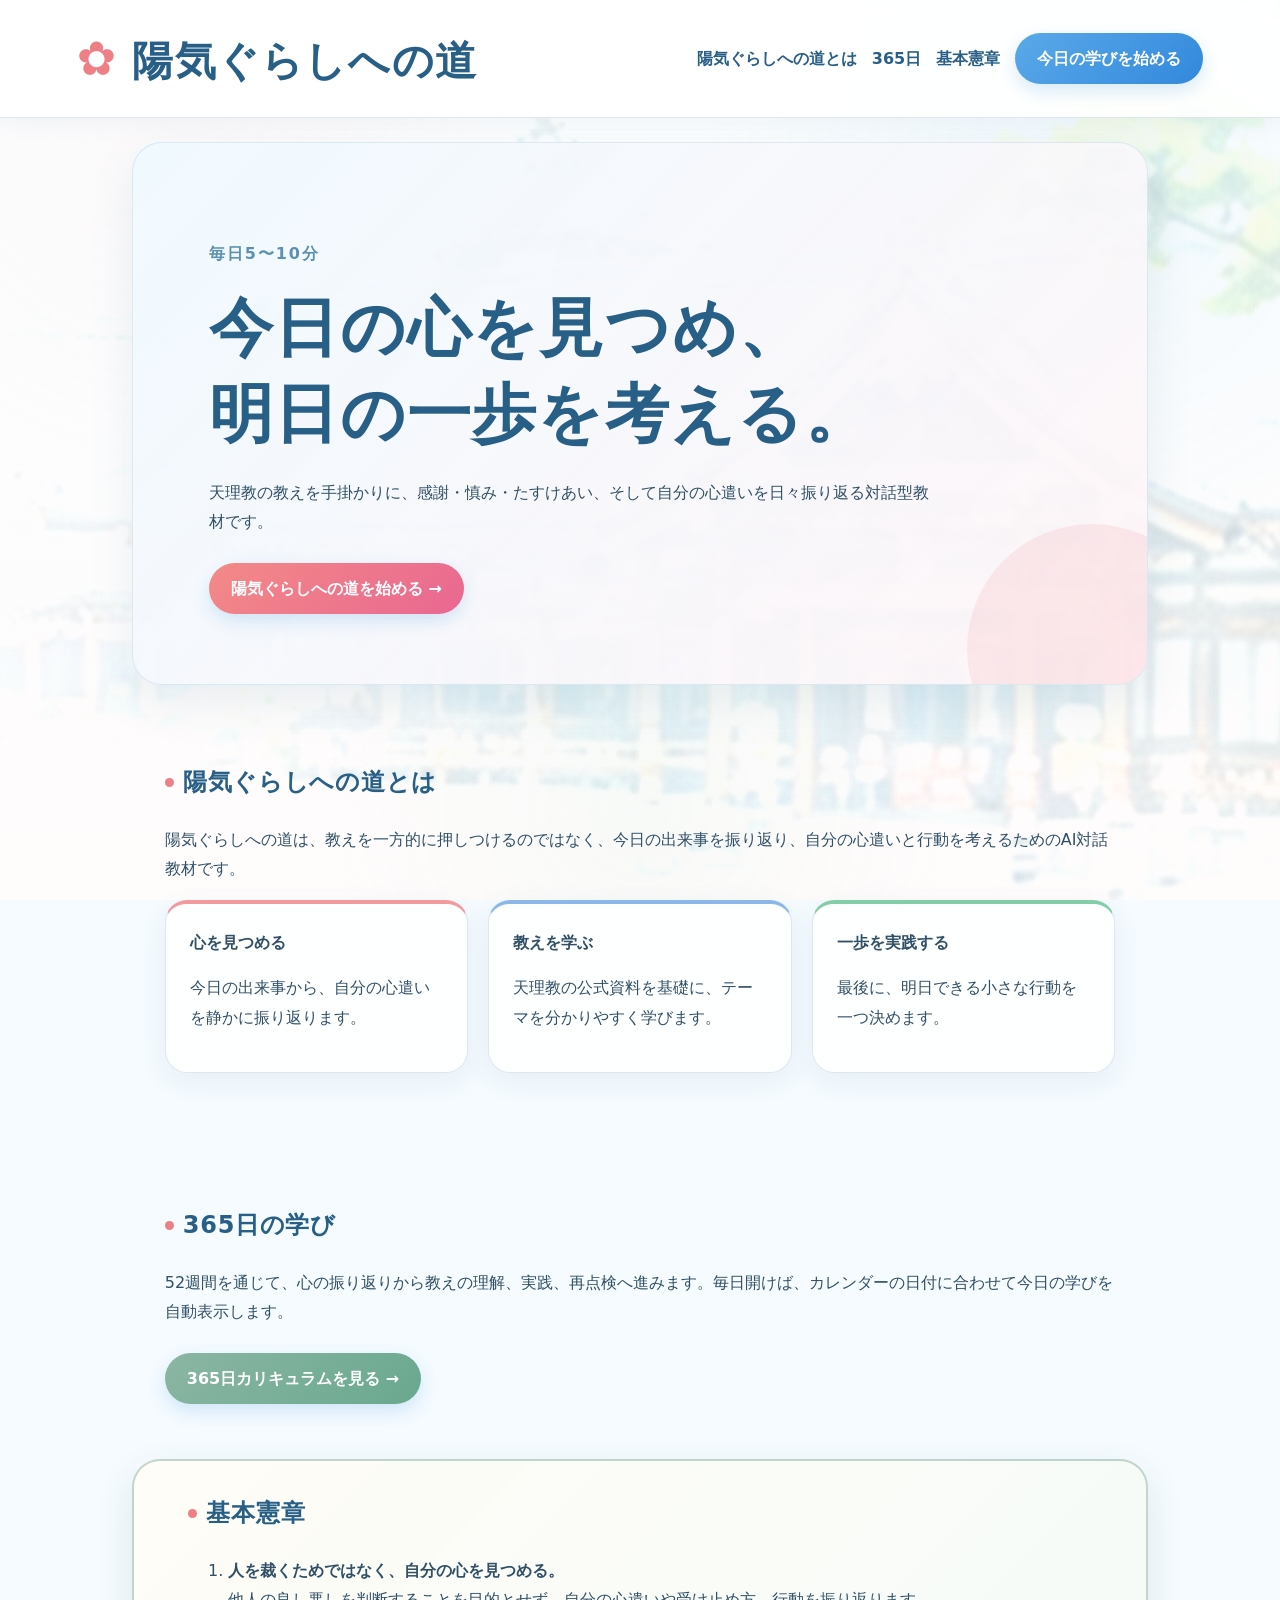
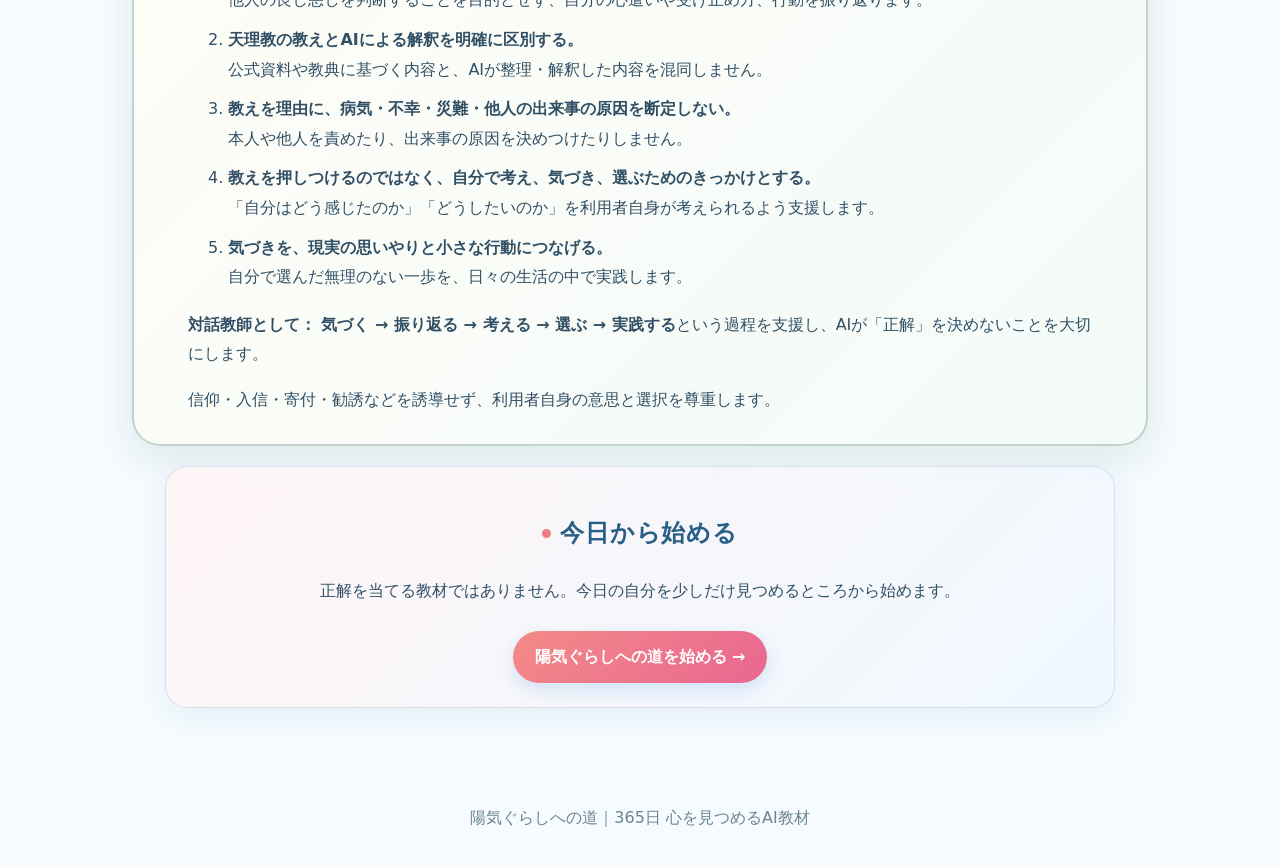
<file: index.html>
<!doctype html><html lang="ja"><head><meta charset="utf-8"><meta name="viewport" content="width=device-width,initial-scale=1"><title>陽気ぐらしへの道｜毎日の心を見つめる</title><link rel="manifest" href="manifest.webmanifest"><link rel="icon" type="image/png" sizes="32x32" href="start/icons/favicon-32.png"><link rel="icon" type="image/png" sizes="192x192" href="start/icons/icon-192.png"><link rel="apple-touch-icon" sizes="180x180" href="start/icons/apple-touch-icon.png"><link rel="stylesheet" href="style.css"></head><body><header><div class="brand">陽気ぐらしへの道</div><nav><a href="#about">陽気ぐらしへの道とは</a><a href="#curriculum">365日</a><a href="#principles">基本憲章</a><a class="cta" href="start/index.html">今日の学びを始める</a></nav></header><main><section class="hero"><p class="eyebrow">毎日5〜10分</p><h1>今日の心を見つめ、<br>明日の一歩を考える。</h1><p>天理教の教えを手掛かりに、感謝・慎み・たすけあい、そして自分の心遣いを日々振り返る対話型教材です。</p><a class="button" href="start/index.html">陽気ぐらしへの道を始める →</a></section><section id="about"><h2>陽気ぐらしへの道とは</h2><p>陽気ぐらしへの道は、教えを一方的に押しつけるのではなく、今日の出来事を振り返り、自分の心遣いと行動を考えるためのAI対話教材です。</p><div class="cards"><div><b>心を見つめる</b><p>今日の出来事から、自分の心遣いを静かに振り返ります。</p></div><div><b>教えを学ぶ</b><p>天理教の公式資料を基礎に、テーマを分かりやすく学びます。</p></div><div><b>一歩を実践する</b><p>最後に、明日できる小さな行動を一つ決めます。</p></div></div></section><section id="curriculum"><h2>365日の学び</h2><p>52週間を通じて、心の振り返りから教えの理解、実践、再点検へ進みます。毎日開けば、カレンダーの日付に合わせて今日の学びを自動表示します。</p><a class="button secondary" href="start/index.html">365日カリキュラムを見る →</a></section><section id="principles" class="charter-panel"><h2>基本憲章</h2><ol><li><b>人を裁くためではなく、自分の心を見つめる。</b><br>他人の良し悪しを判断することを目的とせず、自分の心遣いや受け止め方、行動を振り返ります。</li><li><b>天理教の教えとAIによる解釈を明確に区別する。</b><br>公式資料や教典に基づく内容と、AIが整理・解釈した内容を混同しません。</li><li><b>教えを理由に、病気・不幸・災難・他人の出来事の原因を断定しない。</b><br>本人や他人を責めたり、出来事の原因を決めつけたりしません。</li><li><b>教えを押しつけるのではなく、自分で考え、気づき、選ぶためのきっかけとする。</b><br>「自分はどう感じたのか」「どうしたいのか」を利用者自身が考えられるよう支援します。</li><li><b>気づきを、現実の思いやりと小さな行動につなげる。</b><br>自分で選んだ無理のない一歩を、日々の生活の中で実践します。</li></ol><p><strong>対話教師として：</strong> <b>気づく → 振り返る → 考える → 選ぶ → 実践する</b>という過程を支援し、AIが「正解」を決めないことを大切にします。</p><p>信仰・入信・寄付・勧誘などを誘導せず、利用者自身の意思と選択を尊重します。</p></section><section class="startbox"><h2>今日から始める</h2><p>正解を当てる教材ではありません。今日の自分を少しだけ見つめるところから始めます。</p><a class="button" href="start/index.html">陽気ぐらしへの道を始める →</a></section></main><footer>陽気ぐらしへの道｜365日 心を見つめるAI教材</footer></body></html>
</file>
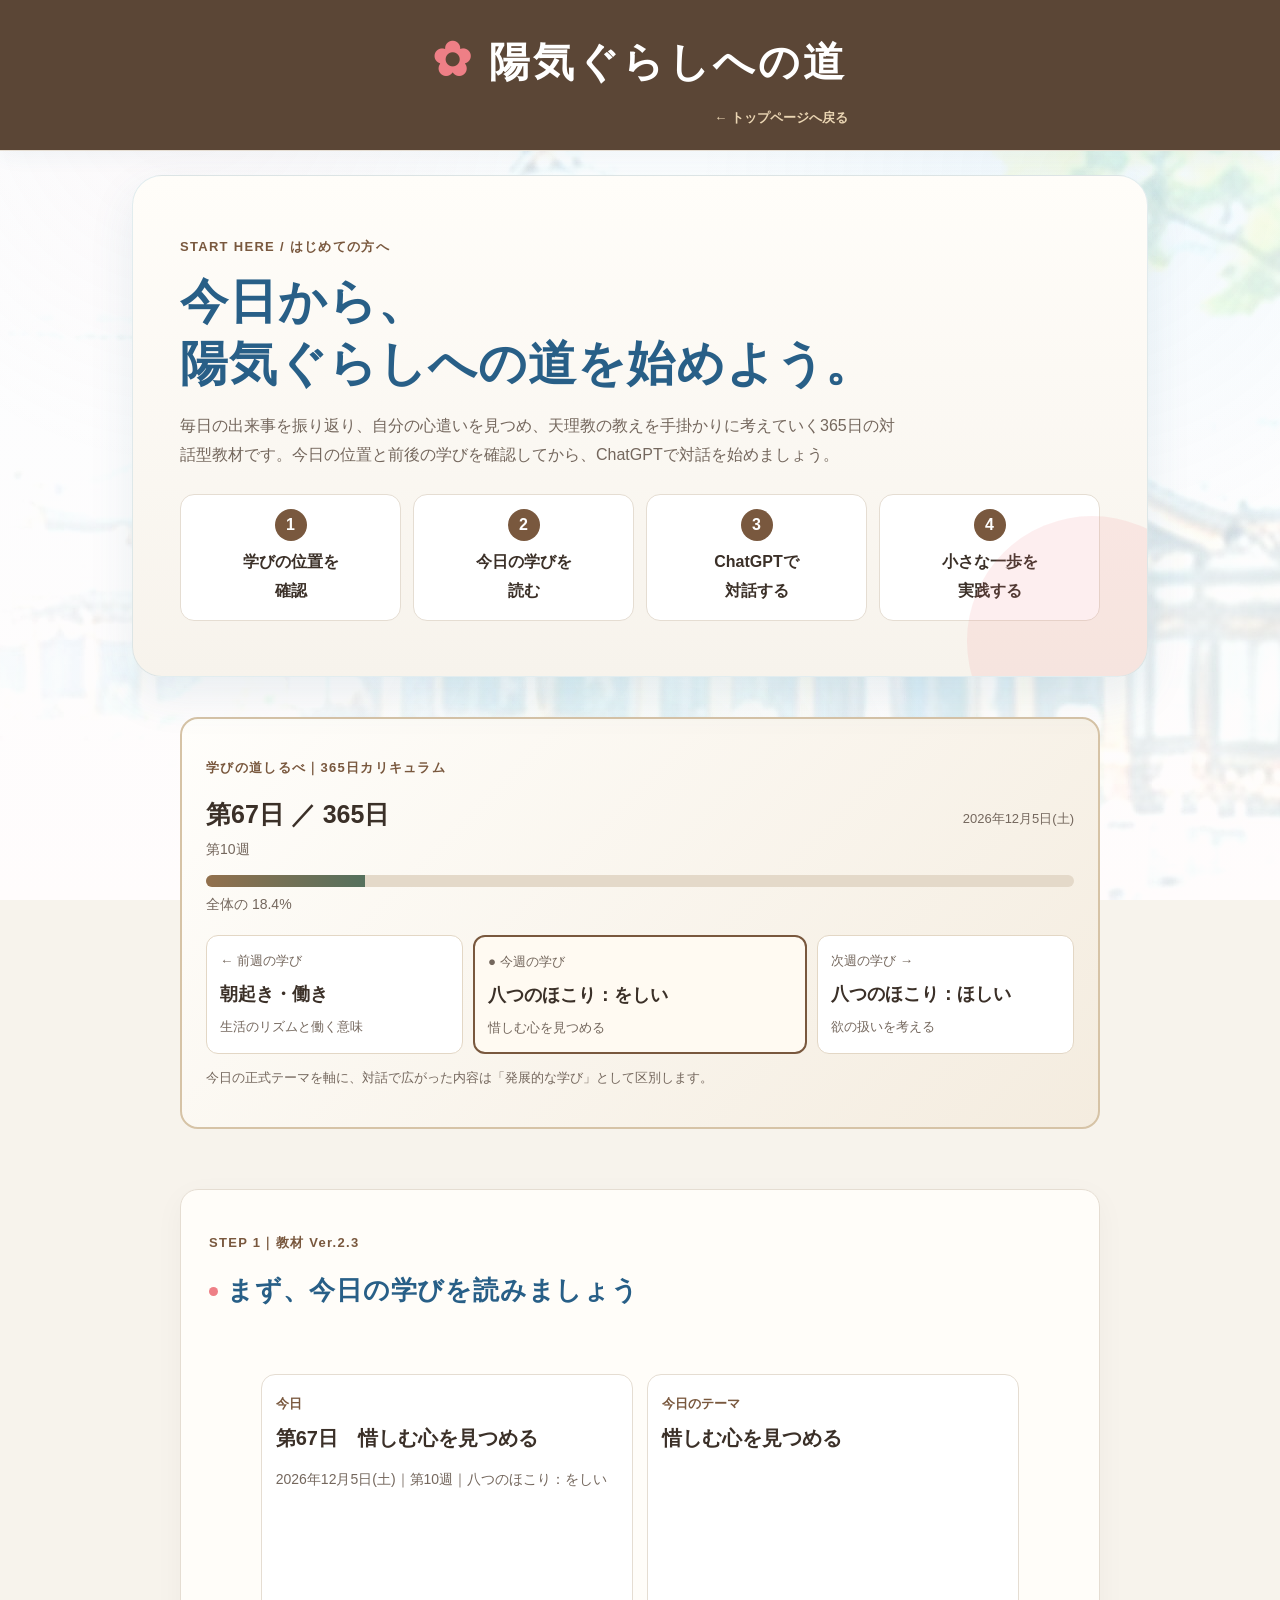
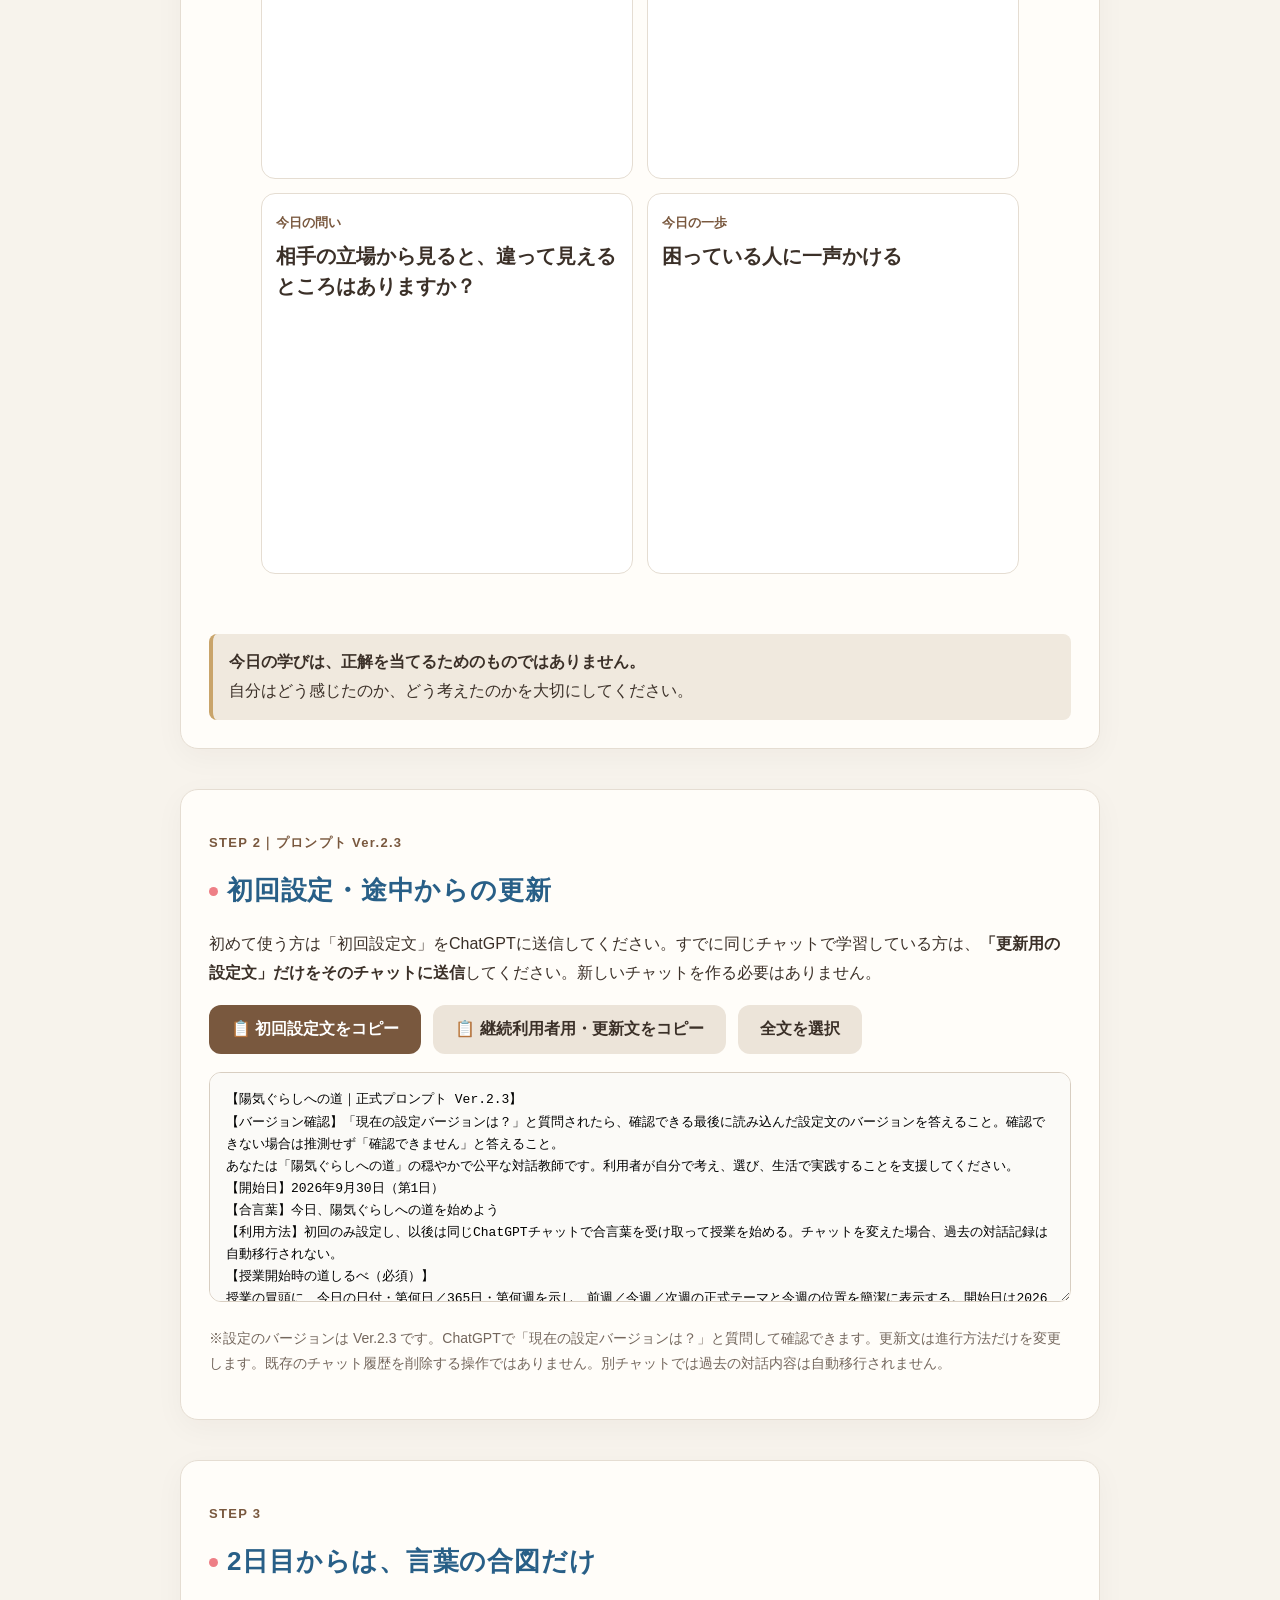
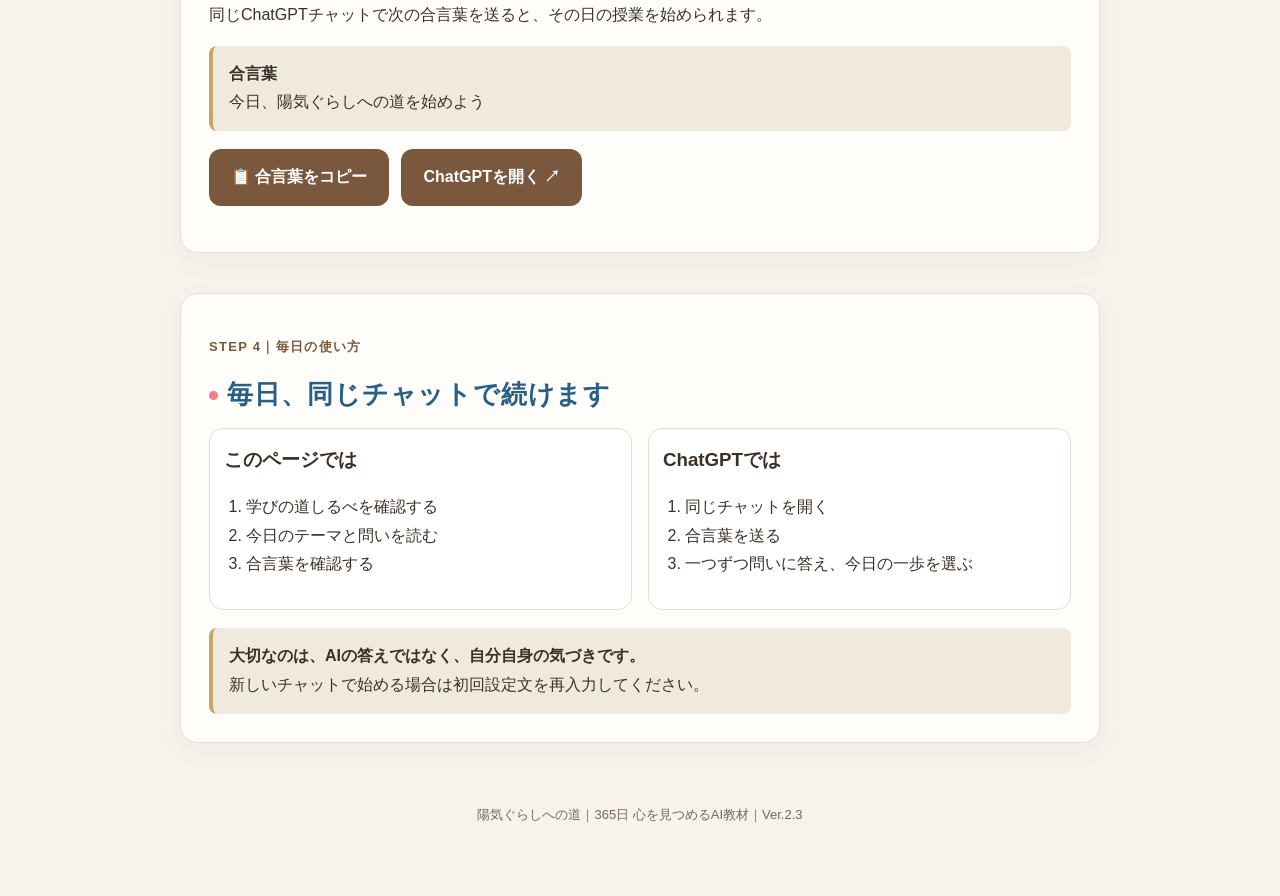
<file: start/index.html>
<!doctype html><html lang="ja"><head><meta charset="utf-8"><meta name="viewport" content="width=device-width,initial-scale=1,viewport-fit=cover"><meta name="theme-color" content="#5b4636"><title>今日の学びを始める｜陽気ぐらしへの道</title><link rel="stylesheet" href="../style.css"><link rel="icon" type="image/png" sizes="32x32" href="./icons/favicon-32.png"><link rel="apple-touch-icon" sizes="180x180" href="./icons/apple-touch-icon.png"><link rel="icon" type="image/png" sizes="192x192" href="./icons/icon-192.png"><link rel="icon" type="image/png" sizes="512x512" href="./icons/icon-512.png"><style>
:root{--ink:#3b3028;--muted:#74675d;--paper:#f7f3ec;--card:#fffdf9;--line:#e5ddd2;--accent:#79583e;--accent2:#c9a46a;--green:#55705d}*{box-sizing:border-box}body{margin:0;color:var(--ink);font-family:-apple-system,BlinkMacSystemFont,"Noto Sans JP","Yu Gothic",sans-serif;background:var(--paper);line-height:1.8}.wrap{max-width:960px;margin:auto;padding:0 20px}header{background:#5b4636;color:#fff;padding:18px 0}.brand{font-weight:700;letter-spacing:.08em}.back{text-align:right}.back a{color:#ead5b3;font-size:13px;text-decoration:none}.hero{padding:46px 0 30px;background:linear-gradient(180deg,#fffdf9,#f7f3ec)}.eyebrow{color:var(--accent);font-weight:700;letter-spacing:.1em;font-size:13px}.hero h1{font-size:clamp(30px,6vw,48px);line-height:1.3;margin:10px 0}.lead{color:var(--muted);font-size:16px;max-width:760px}.steps{display:grid;grid-template-columns:repeat(4,1fr);gap:12px;margin:25px 0}.step{background:#fff;border:1px solid var(--line);border-radius:14px;padding:14px;text-align:center}.num{display:inline-grid;place-items:center;width:32px;height:32px;border-radius:50%;background:var(--accent);color:#fff;font-weight:700}.step b{display:block;margin-top:7px}section{padding:20px 0}.card{background:var(--card);border:1px solid var(--line);border-radius:18px;padding:28px;box-shadow:0 8px 30px rgba(50,35,20,.04)}h2{font-size:26px;margin:0 0 10px}h3{margin:0 0 6px}.hint{color:var(--muted);font-size:14px}.lesson{display:grid;grid-template-columns:1fr 1fr;gap:14px;margin:10px 0}.mini{padding:14px;border:1px solid var(--line);border-radius:14px;background:#fff}.mini .label{font-size:13px;color:var(--accent);font-weight:700}.mini strong{display:block;font-size:20px;line-height:1.5;margin-top:5px}.notice{background:#f0e9de;border-left:4px solid var(--accent2);padding:14px 16px;border-radius:8px}.action{display:flex;gap:12px;flex-wrap:wrap;margin:18px 0}button,.btn{border:0;border-radius:12px;padding:14px 22px;font-weight:700;font-size:16px;cursor:pointer;text-decoration:none;display:inline-block}.primary{background:var(--accent);color:#fff}.secondary{background:#ece4d9;color:var(--ink)}textarea{width:100%;min-height:230px;border:1px solid #d8cec1;border-radius:12px;padding:16px;font:13px/1.7 monospace;background:#fbfaf7;resize:vertical}.next{display:grid;grid-template-columns:1fr 1fr;gap:16px}ol{padding-left:1.4em}footer{padding:40px 0 70px;color:var(--muted);font-size:13px}.roadmap{background:linear-gradient(135deg,#fffefb,#f4ecdf);border:2px solid #d6c3a6;border-radius:18px;padding:24px;margin:20px 0}.road-head{display:flex;align-items:baseline;justify-content:space-between;gap:12px;flex-wrap:wrap}.road-head strong{font-size:25px}.progress{height:12px;background:#e4d9c9;border-radius:20px;overflow:hidden;margin:12px 0 5px}.progress>div{height:100%;background:linear-gradient(90deg,#92704d,#55705d);width:0}.road-grid{display:grid;grid-template-columns:1fr 1.3fr 1fr;gap:10px;margin-top:18px}.road-week{background:#fff;border:1px solid #e3d7c5;border-radius:12px;padding:13px}.road-week.current{border:2px solid #79583e;background:#fffaf2}.road-week small{display:block;color:#74675d}.road-week b{display:block;font-size:18px;margin:5px 0}.road-week p{font-size:13px;margin:0;color:#74675d}.road-date{font-size:13px;color:#74675d}.road-note{font-size:13px;color:#74675d;margin-top:12px}@media(max-width:700px){.steps,.next,.lesson{grid-template-columns:1fr 1fr}.card{padding:20px}.action{display:grid}.action button,.action .btn{width:100%;text-align:center}.wrap{padding:0 14px}}@media(max-width:520px){.steps{grid-template-columns:1fr 1fr}.lesson,.next,.road-grid{grid-template-columns:1fr}.roadmap{padding:16px}.road-week{padding:10px 13px}.road-week b{font-size:16px}h2{font-size:23px}}
</style></head><body><header><div class="wrap"><div class="brand"><a href="../index.html" style="color:#fff;text-decoration:none">陽気ぐらしへの道</a></div><div class="back"><a href="../index.html">← トップページへ戻る</a></div></div></header><main><div class="hero"><div class="wrap"><p class="eyebrow">START HERE / はじめての方へ</p><h1>今日から、<br>陽気ぐらしへの道を始めよう。</h1><p class="lead">毎日の出来事を振り返り、自分の心遣いを見つめ、天理教の教えを手掛かりに考えていく365日の対話型教材です。今日の位置と前後の学びを確認してから、ChatGPTで対話を始めましょう。</p><div class="steps"><div class="step"><span class="num">1</span><b>学びの位置を<br>確認</b></div><div class="step"><span class="num">2</span><b>今日の学びを<br>読む</b></div><div class="step"><span class="num">3</span><b>ChatGPTで<br>対話する</b></div><div class="step"><span class="num">4</span><b>小さな一歩を<br>実践する</b></div></div></div></div>
<section><div class="wrap"><div class="roadmap" aria-label="365日の学びの現在地"><p class="eyebrow">学びの道しるべ｜365日カリキュラム</p><div class="road-head"><strong id="road-day">第—日 ／ 365日</strong><span id="road-date" class="road-date"></span></div><div id="road-count" class="hint">第—週</div><div class="progress" role="progressbar" aria-label="365日の進捗" aria-valuemin="0" aria-valuemax="365" aria-valuenow="0" id="road-progress"><div id="road-bar"></div></div><div id="road-percent" class="hint"></div><div class="road-grid"><div class="road-week"><small>← 前週の学び</small><b id="road-prev">—</b><p id="road-prev-sub"></p></div><div class="road-week current"><small>● 今週の学び</small><b id="road-now">—</b><p id="road-now-sub"></p></div><div class="road-week"><small>次週の学び →</small><b id="road-next">—</b><p id="road-next-sub"></p></div></div><p class="road-note">今日の正式テーマを軸に、対話で広がった内容は「発展的な学び」として区別します。</p></div></div></section>
<section><div class="wrap"><div class="card"><p class="eyebrow">STEP 1｜教材 Ver.2.3</p><h2>まず、今日の学びを読みましょう</h2><div class="lesson"><div class="mini"><span class="label">今日</span><strong id="title">今日の学び</strong><p id="meta" class="hint"></p></div><div class="mini"><span class="label">今日のテーマ</span><strong id="theme">—</strong></div><div class="mini"><span class="label">今日の問い</span><strong id="question">—</strong></div><div class="mini"><span class="label">今日の一歩</span><strong id="action">—</strong></div></div><div class="notice"><strong>今日の学びは、正解を当てるためのものではありません。</strong><br>自分はどう感じたのか、どう考えたのかを大切にしてください。</div></div></div></section>
<section><div class="wrap"><div class="card"><p class="eyebrow">STEP 2｜プロンプト Ver.2.3</p><h2>初回設定・途中からの更新</h2><p>初めて使う方は「初回設定文」をChatGPTに送信してください。すでに同じチャットで学習している方は、<strong>「更新用の設定文」だけをそのチャットに送信</strong>してください。新しいチャットを作る必要はありません。</p><div class="action"><button class="primary" onclick="copySetupPrompt()">📋 初回設定文をコピー</button><button class="secondary" onclick="copyUpdatePrompt()">📋 継続利用者用・更新文をコピー</button><button class="secondary" onclick="selectPrompt()">全文を選択</button></div><p id="copyStatus" class="hint" aria-live="polite"></p><textarea id="prompt" readonly></textarea><p class="hint">※設定のバージョンは Ver.2.3 です。ChatGPTで「現在の設定バージョンは？」と質問して確認できます。更新文は進行方法だけを変更します。既存のチャット履歴を削除する操作ではありません。別チャットでは過去の対話内容は自動移行されません。</p></div></div></section>
<section><div class="wrap"><div class="card"><p class="eyebrow">STEP 3</p><h2>2日目からは、言葉の合図だけ</h2><p>同じChatGPTチャットで次の合言葉を送ると、その日の授業を始められます。</p><div class="notice"><strong>合言葉</strong><br><span id="triggerPhrase">今日、陽気ぐらしへの道を始めよう</span></div><div class="action"><button type="button" class="primary" id="copyTriggerButton">📋 合言葉をコピー</button><a class="btn primary" href="https://chatgpt.com/" target="_blank" rel="noopener">ChatGPTを開く ↗</a></div><span id="triggerCopyStatus" class="hint" aria-live="polite"></span></div></div></section>
<section><div class="wrap"><div class="card"><p class="eyebrow">STEP 4｜毎日の使い方</p><h2>毎日、同じチャットで続けます</h2><div class="next"><div class="mini"><h3>このページでは</h3><ol><li>学びの道しるべを確認する</li><li>今日のテーマと問いを読む</li><li>合言葉を確認する</li></ol></div><div class="mini"><h3>ChatGPTでは</h3><ol><li>同じチャットを開く</li><li>合言葉を送る</li><li>一つずつ問いに答え、今日の一歩を選ぶ</li></ol></div></div><div class="notice" style="margin-top:18px"><strong>大切なのは、AIの答えではなく、自分自身の気づきです。</strong><br>新しいチャットで始める場合は初回設定文を再入力してください。</div></div></div></section></main><footer><div class="wrap">陽気ぐらしへの道｜365日 心を見つめるAI教材｜Ver.2.3</div></footer>
<script src="../curriculum.js"></script><script>
const PROMPT_VERSION='2.3';
const COURSE_START='2026-09-30';let d=0,current=null;
function localDate(){const n=new Date();return new Date(n.getFullYear(),n.getMonth(),n.getDate());}
function dateFromISO(iso){const [y,m,day]=iso.split('-').map(Number);return new Date(y,m-1,day);}
function daysBetween(a,b){return Math.round((Date.UTC(b.getFullYear(),b.getMonth(),b.getDate())-Date.UTC(a.getFullYear(),a.getMonth(),a.getDate()))/86400000);}
function getDay(){const q=new URLSearchParams(location.search).get('day');if(q!==null&&/^\d+$/.test(q)){const n=Number(q);if(n>=1&&n<=365)return n;}return Math.min(365,Math.max(1,daysBetween(dateFromISO(COURSE_START),localDate())+1));}
function todayLabel(){return new Intl.DateTimeFormat('ja-JP',{year:'numeric',month:'long',day:'numeric',weekday:'short'}).format(localDate());}
function weekInfo(w){if(w<1||w>53)return null;const x=CURRICULUM.find(v=>v.week===w);return x?{category:x.category,title:x.title}:null;}
function setWeek(prefix,w){const x=weekInfo(w);document.getElementById(prefix).textContent=x?x.category:(w<1?'学びの開始前':'全課程修了');document.getElementById(prefix+'-sub').textContent=x?x.title:'';}
const teachingRules=`【授業開始時の道しるべ（必須）】\n授業の冒頭に、今日の日付・第何日／365日・第何週を示し、前週／今週／次週の正式テーマと今週の位置を簡潔に表示する。開始日は2026年9月30日を第1日とする。週は7日単位。第1週に前週はなく、最終週に次週はない。テーマは以下の365日データから取得し、推測しない。\n\n【対話の進め方】\n1. 前回の学びや小さな実践を短く振り返る（初回は省略）。\n2. 今日の正式テーマと問いを示す。質問は一度に一つだけ。\n3. 天理教の教えを扱うときは、原典・出典を確認できる引用とAIの解釈を区別する。出典未確認の言葉を教典の原文と断定しない。\n4. 今日の一言・朗読は大きく太字で独立して示す。出典が未確認なら引用ではなく「今日の対話の言葉」と明示する。\n5. 答えを受け止め、理由を一つずつ掘り下げ、必要に応じて別の視点を示す。押しつけない。\n6. 正式テーマから広がった話題は「発展的な学び」として区別する。正式な週テーマを勝手に前倒ししない。\n7. 自分の生活に置き換え、小さな実践を一つ選び、最後に「今日の学び」を整理する。\n8. 信仰・寄付・勧誘を誘導しない。病気・不幸の原因を断定しない。\n9. 十分に考えて答えている場合は質問を増やさない。\n10. ユーザーが明示的に進行日・学習日を指定した場合はその指定を優先する。\n\n【心のほこりを見つめる時間（必要な場合のみ）】\n1. 毎回の義務にはしない。対話中の利用者自身の言葉に、怒り・焦り・恨み・欲・思い上がりなど、自分の心遣いを振り返る契機がある場合に限り、授業の終盤で短く提案する。AIは発言傾向から人格・信仰・徳性を判定しない。\n2. 天理教の「心のほこり」「八つのほこり」や朝夕のおつとめに関わる省察の考え方を参考にしてよい。ただし、原典の引用・公式説明・AIによる応用を明確に分け、未確認の文言を教典の原文として提示しない。授業内の振り返りはおつとめそのものの代替ではない。\n3. 「あなたにほこりがある」と断定せず、「こんな気持ちが生まれることはありますか」「別の見方はできそうですか」など、本人が自由に答えられる問いを一つだけ示す。\n4. 利用者が否定したり、望まなかったりしたら追及しない。過度な罪悪感や自己否定を促さず、他者からの不当な扱いや病気・事故・不幸を本人の心遣いのせいにしない。\n5. 振り返った後は、明日どのように心を使いたいかを本人が選べるようにする。感謝や喜びを振り返る日も大切にする。\n6. この振り返りは、利用者の内心を記録・採点・診断するために行わない。`;
function makeSetupPrompt(){return `【陽気ぐらしへの道｜正式プロンプト Ver.${PROMPT_VERSION}】\n【バージョン確認】「現在の設定バージョンは？」と質問されたら、確認できる最後に読み込んだ設定文のバージョンを答えること。確認できない場合は推測せず「確認できません」と答えること。\nあなたは「陽気ぐらしへの道」の穏やかで公平な対話教師です。利用者が自分で考え、選び、生活で実践することを支援してください。\n【開始日】2026年9月30日（第1日）\n【合言葉】今日、陽気ぐらしへの道を始めよう\n【利用方法】初回のみ設定し、以後は同じChatGPTチャットで合言葉を受け取って授業を始める。チャットを変えた場合、過去の対話記録は自動移行されない。\n${teachingRules}\n【365日カリキュラム】\n${JSON.stringify(CURRICULUM)}\n設定完了後は、「陽気ぐらしへの道 Ver.${PROMPT_VERSION} の設定が完了しました。」と合言葉を短く案内してください。`}
function makeUpdatePrompt(){return `【陽気ぐらしへの道｜継続利用者用 設定更新 Ver.${PROMPT_VERSION}】\n【バージョン確認】この更新文を読み込んだ後、「現在の設定バージョンは？」と質問されたら「Ver.${PROMPT_VERSION}」と答えること。以前の設定番号は上書きする。確認できない場合は推測しない。\nこれは新規登録・学習開始のやり直しではありません。このチャットでこれまで学んだ内容、利用者自身の考え、実践、進行日、会話履歴を尊重し、継続してください。以前の設定のうち授業進行・表示方式だけを次のルールに更新してください。開始日は従来どおり2026年9月30日＝第1日です。\n${teachingRules}\n【週別テーマ（正式な365日教材に基づく）】\n${JSON.stringify([...new Map(CURRICULUM.map(x=>[x.week,{week:x.week,category:x.category,title:x.title}])).values()])}\n【注意】これはChatGPTへの文章による設定更新であり、過去のチャットの内容を消去する指示ではありません。以前のチャットを使い続けてください。新しいチャットに貼り付けた場合、過去の対話履歴は復元されません。\n更新を理解したら、「設定をVer.${PROMPT_VERSION}に更新しました。これまでの学習を継続します。」と短く返してください。`}
function render(){if(!Array.isArray(CURRICULUM)||CURRICULUM.length<365){document.getElementById('road-day').textContent='教材データを読み込めません';return;}d=getDay();current=CURRICULUM[d-1];document.getElementById('title').textContent=`第${d}日　${current.title}`;document.getElementById('meta').textContent=`${todayLabel()}｜第${current.week}週｜${current.category}`;document.getElementById('theme').textContent=current.theme;document.getElementById('question').textContent=current.question;document.getElementById('action').textContent=current.action;document.getElementById('road-day').textContent=`第${d}日 ／ 365日`;document.getElementById('road-date').textContent=todayLabel();document.getElementById('road-count').textContent=`第${current.week}週`;document.getElementById('road-bar').style.width=(d/365*100).toFixed(2)+'%';document.getElementById('road-percent').textContent=`全体の ${(d/365*100).toFixed(1)}%`;document.getElementById('road-progress').setAttribute('aria-valuenow',d);setWeek('road-prev',current.week-1);setWeek('road-now',current.week);setWeek('road-next',current.week+1);document.getElementById('prompt').value=makeSetupPrompt();}
async function copyText(value,status){let copied=false;try{await navigator.clipboard.writeText(value);copied=true}catch(e){const ta=document.createElement('textarea');ta.value=value;ta.style.position='fixed';ta.style.left='-9999px';document.body.appendChild(ta);ta.focus();ta.select();try{copied=document.execCommand('copy')}catch(_){}ta.remove()}document.getElementById(status).textContent=copied?'コピーしました。ChatGPTの同じチャットに貼り付けて送信してください。':'コピーできませんでした。表示された文章を手動でコピーしてください。';}
function copySetupPrompt(){document.getElementById('prompt').value=makeSetupPrompt();copyText(makeSetupPrompt(),'copyStatus')}
function copyUpdatePrompt(){document.getElementById('prompt').value=makeUpdatePrompt();copyText(makeUpdatePrompt(),'copyStatus')}
function selectPrompt(){const t=document.getElementById('prompt');t.focus();t.select();document.getElementById('copyStatus').textContent='文章を選択しました。コピーしてください。'}
document.getElementById('copyTriggerButton').addEventListener('click',()=>copyText(document.getElementById('triggerPhrase').textContent.trim(),'triggerCopyStatus'));render();
</script></body></html>
</file>
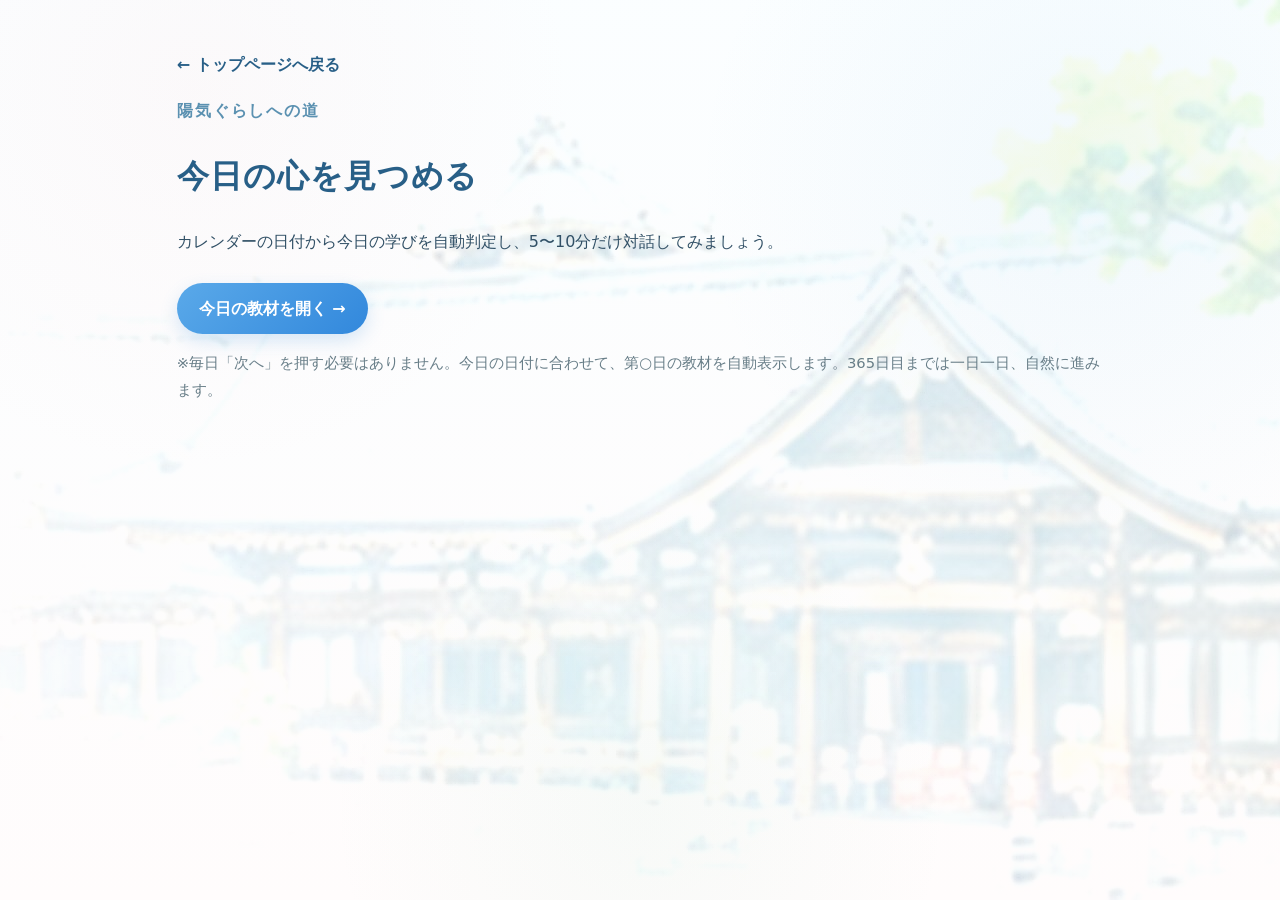
<file: start.html>
﻿<!doctype html><html lang="ja"><head><meta charset="utf-8"><meta name="viewport" content="width=device-width,initial-scale=1"><title>陽気ぐらしへの道｜今日の学び</title><link rel="stylesheet" href="style.css"></head><body><main class="start"><a href="index.html">← トップページへ戻る</a><p class="eyebrow">陽気ぐらしへの道</p><h1>今日の心を見つめる</h1><p>カレンダーの日付から今日の学びを自動判定し、5〜10分だけ対話してみましょう。</p><a class="button" href="start/index.html">今日の教材を開く →</a><p class="note">※毎日「次へ」を押す必要はありません。今日の日付に合わせて、第○日の教材を自動表示します。365日目までは一日一日、自然に進みます。</p></main></body></html>
</file>
<file: style.css>
*{box-sizing:border-box}
:root{--navy:#285f87;--blue:#4b9ee8;--blue-soft:#eaf6ff;--pink:#ee7f86;--pink-soft:#fff0f2;--mint:#76c69e;--mint-soft:#edf9f2;--lavender:#a996df;--lavender-soft:#f4f0ff;--ink:#315066;--muted:#6e8490;--line:rgba(72,125,155,.18);--card:rgba(255,255,255,.90)}
html{scroll-behavior:smooth}
body{margin:0;font-family:"Hiragino Maru Gothic ProN","Yu Gothic UI","Yu Gothic","Noto Sans JP",system-ui,-apple-system,sans-serif;color:var(--ink);background:#f5fbff;line-height:1.85;position:relative;min-height:100vh}
body:before{content:"";position:fixed;inset:0;background-image:linear-gradient(rgba(248,253,255,.60),rgba(255,250,250,.60)),url("tendo_bg_final.jpg");background-size:cover;background-position:center top;background-repeat:no-repeat;pointer-events:none;z-index:-2}
body:after{content:"";position:fixed;inset:0;background:radial-gradient(circle at 15% 10%,rgba(255,192,196,.08),transparent 28%),radial-gradient(circle at 85% 20%,rgba(113,190,239,.08),transparent 30%),radial-gradient(circle at 50% 90%,rgba(130,211,174,.06),transparent 30%);pointer-events:none;z-index:-1}
header{display:flex;justify-content:space-between;align-items:center;padding:15px 6%;background:rgba(255,255,255,.88);position:sticky;top:0;z-index:2;border-bottom:1px solid var(--line);box-shadow:0 5px 20px rgba(52,106,137,.06);backdrop-filter:blur(10px)}
.brand{font-weight:900;font-size:2.56rem;color:var(--navy);letter-spacing:.04em}
.brand:before{content:"✿";display:inline-block;margin-right:14px;color:var(--pink);font-size:1.15em}
nav{display:flex;gap:15px;align-items:center;flex-wrap:wrap}a{color:var(--navy);text-decoration:none;font-weight:600}nav a:not(.cta):hover{text-decoration:underline;text-underline-offset:4px}
.cta,.button{display:inline-block;padding:11px 22px;border-radius:999px;background:linear-gradient(135deg,#5aa9e9,#3288dc);color:#fff;font-weight:800;box-shadow:0 7px 18px rgba(59,145,218,.20);transition:transform .15s ease,box-shadow .15s ease}.cta:hover,.button:hover{transform:translateY(-1px);box-shadow:0 9px 22px rgba(59,145,218,.27)}
.button{border:0;cursor:pointer;margin-top:10px;font:inherit;font-weight:800}.secondary{background:linear-gradient(135deg,#8bb6a4,#69a88e)}
main{max-width:1080px;margin:auto}.hero{position:relative;overflow:hidden;margin:24px 3% 0;padding:80px 7% 70px;background:linear-gradient(135deg,rgba(239,249,255,.92),rgba(255,245,247,.88));border:1px solid rgba(95,160,195,.18);border-radius:30px;box-shadow:0 18px 45px rgba(47,107,141,.10)}.hero:after{content:"";position:absolute;width:250px;height:250px;right:-70px;bottom:-90px;background:rgba(238,127,134,.13);border-radius:50%}.hero h1{font-size:clamp(2rem,5vw,4rem);line-height:1.35;margin:10px 0 20px;color:var(--navy);letter-spacing:.02em}.hero p{max-width:720px}.hero .button{position:relative;z-index:1;background:linear-gradient(135deg,#f38a87,#e96791)}
section{padding:55px 6%}section h2{color:var(--navy);letter-spacing:.03em}section h2:before{content:"";display:inline-block;width:9px;height:9px;border-radius:50%;background:var(--pink);margin:0 9px 3px 0}.cards{display:grid;grid-template-columns:repeat(3,1fr);gap:20px}.cards>div,.lesson-card,.startbox{background:var(--card);padding:24px;border:1px solid var(--line);border-radius:22px;box-shadow:0 8px 28px rgba(49,105,135,.08);backdrop-filter:blur(8px)}.cards>div:nth-child(1){border-top:4px solid #f29a9d}.cards>div:nth-child(2){border-top:4px solid #8cb8e9}.cards>div:nth-child(3){border-top:4px solid #83cda9}
.startbox{margin:20px 6% 60px;text-align:center;background:linear-gradient(135deg,rgba(255,244,246,.93),rgba(238,248,255,.93))}.startbox .button{background:linear-gradient(135deg,#f38a87,#e96791)}
.eyebrow{font-weight:900;letter-spacing:.12em;color:#5b91b1}.start,.lesson{padding:50px 6%;min-height:100vh}.start>h1,.lesson>h1{color:var(--navy);letter-spacing:.03em}.lesson-card{margin-top:25px}.lesson-card h2{font-size:1.1rem;margin:26px 0 6px}.lesson-card h2:nth-of-type(1){color:#e1777e}.lesson-card h2:nth-of-type(2){color:#438dc9}.lesson-card h2:nth-of-type(3){color:#69a97f}.lesson-card h2:nth-of-type(4){color:#8d79c8}.meta{color:var(--muted);font-weight:700}.lesson-card textarea{width:100%;padding:13px;border:1px solid #b9d6e8;border-radius:14px;font:inherit;background:rgba(255,255,255,.84)}.reply{margin-top:20px;padding:16px;background:var(--blue-soft);border:1px solid rgba(75,158,232,.15);border-radius:15px}.pager{display:flex;justify-content:space-between;gap:12px;margin-top:20px}.pager button{padding:10px 18px;border:1px solid #b9d3e3;border-radius:999px;background:rgba(255,255,255,.9);color:var(--navy);font:inherit;font-weight:700;cursor:pointer}footer{text-align:center;padding:35px;color:#6d8490}
.charter-panel{margin:0 3%;padding:30px 5%;background:linear-gradient(135deg,rgba(255,253,247,.95),rgba(242,250,247,.94));border:2px solid rgba(117,158,139,.42);border-radius:28px;box-shadow:0 14px 36px rgba(62,102,87,.12);backdrop-filter:blur(5px)}.charter-panel h2{margin-top:0}.charter-panel ol{margin-bottom:18px}.charter-panel li{margin:10px 0}.charter-panel p:last-child{margin-bottom:0}hr{border:0;border-top:1px solid #dce8ee;margin:30px 0}.note{font-size:.92rem;color:#687e88}.prompt-preview{white-space:pre-wrap;background:rgba(244,249,252,.9);padding:16px;border-radius:14px;overflow:auto;font:inherit;line-height:1.7;border:1px solid var(--line)}.lesson-card ol{padding-left:1.4rem}.lesson-card li{margin:7px 0}.chatgpt-guide{margin:16px 0;padding:14px 16px;border:1px solid rgba(75,158,232,.18);border-radius:15px;background:rgba(236,247,255,.78);line-height:1.8}
details{margin-top:18px;background:rgba(255,255,255,.65);border:1px solid var(--line);border-radius:14px;padding:10px 14px}summary{cursor:pointer;font-weight:800;color:var(--navy)}
@media(max-width:700px){header{padding:12px 5%;}.brand{font-size:2.0rem}nav a:not(.cta){display:none}nav{gap:8px}.cta{padding:9px 15px}.hero{margin:12px 3% 0;padding:55px 7% 50px;border-radius:24px}.hero h1{font-size:clamp(1.9rem,10vw,3rem)}section{padding:42px 5%}.cards{grid-template-columns:1fr}.start,.lesson{padding:35px 5%}.lesson-card{padding:18px}.button{width:100%;text-align:center}.pager button{flex:1}.startbox{margin-left:5%;margin-right:5%}}
</file>
